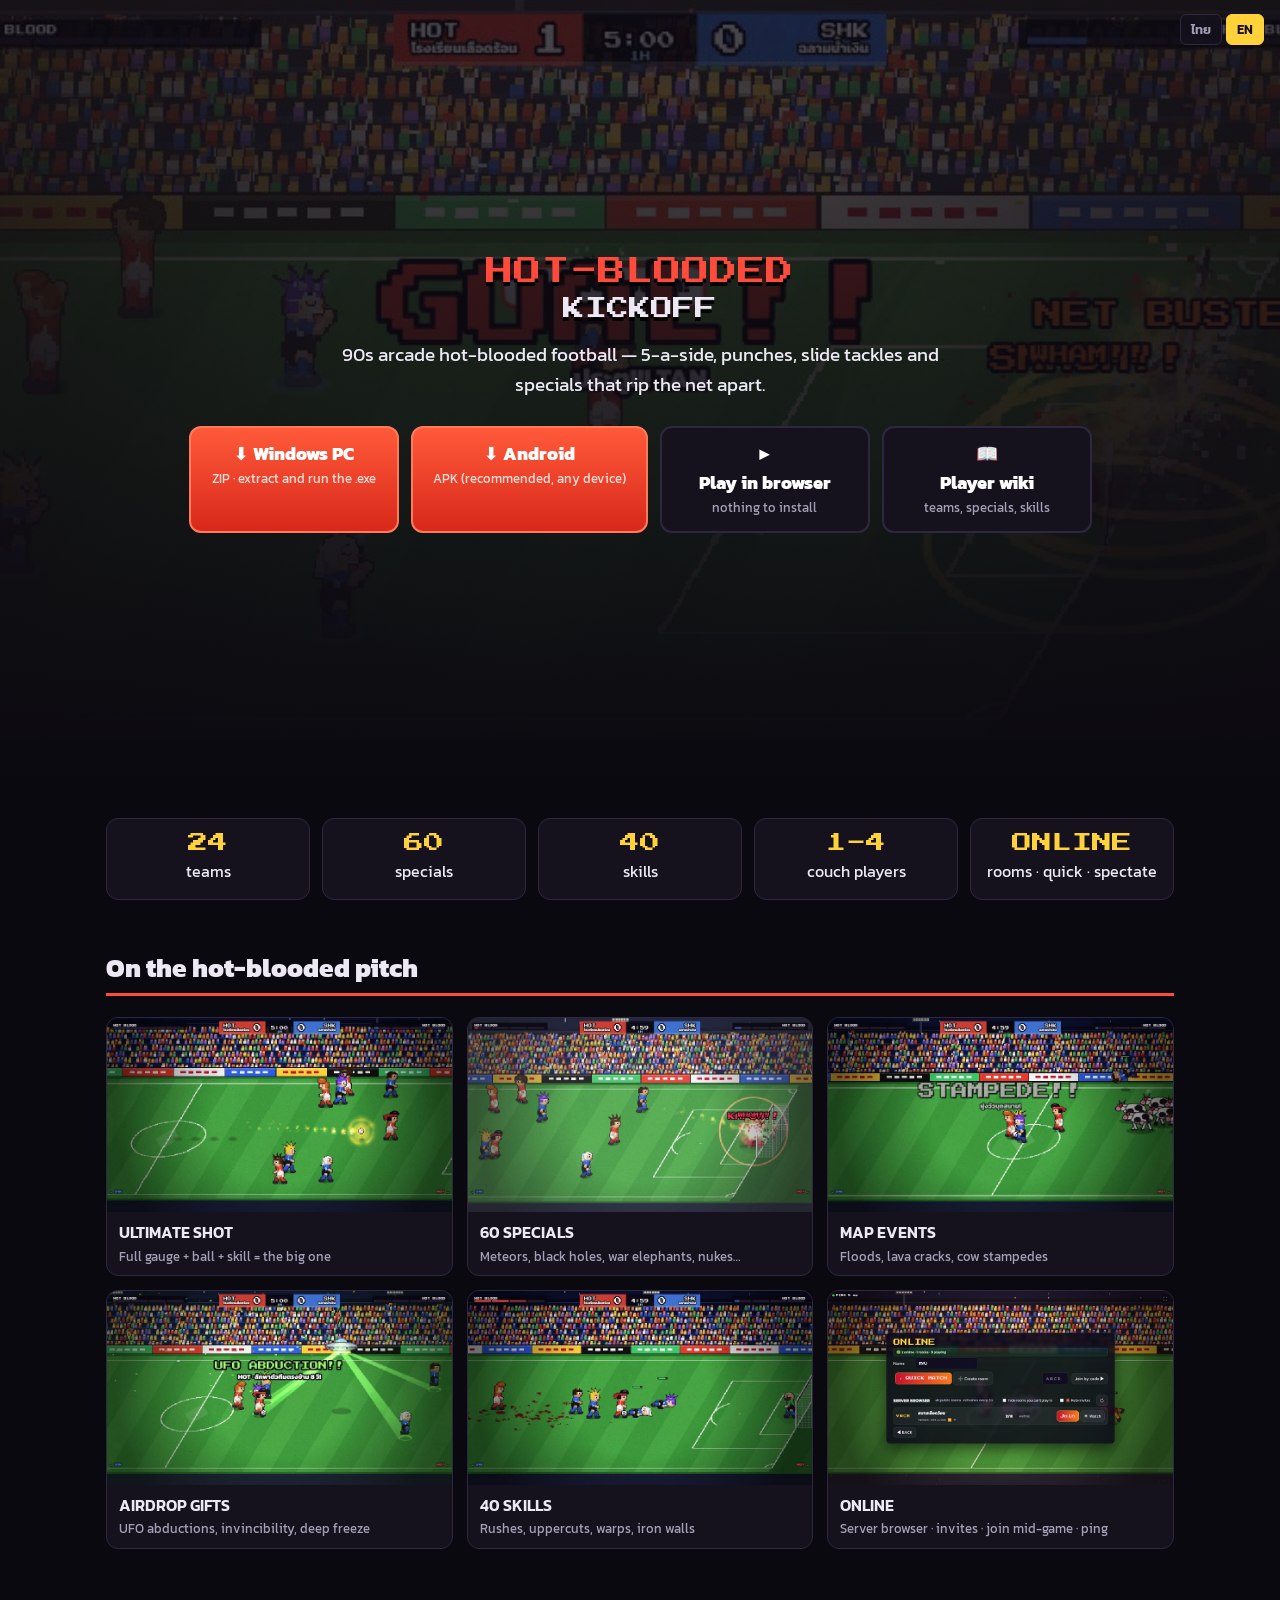
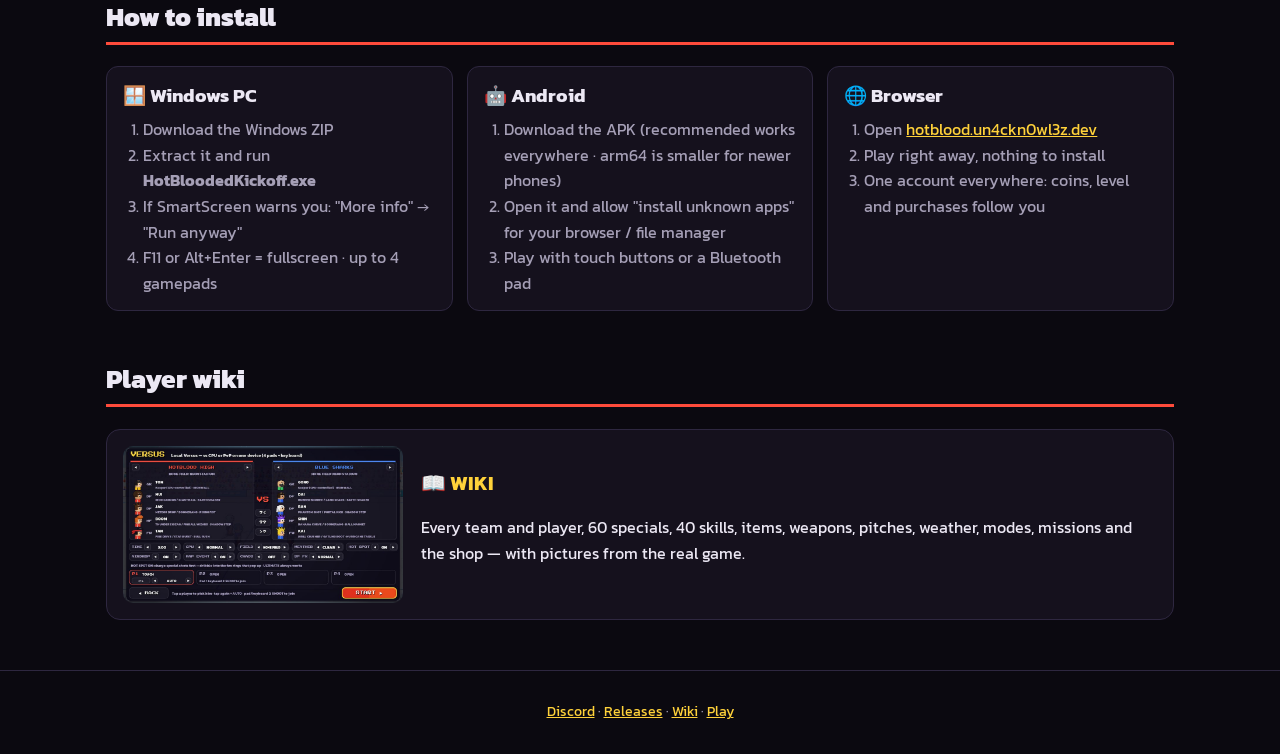
<file: index.html>
<!doctype html>
<html lang="th">
<head>
<meta charset="utf-8">
<meta name="viewport" content="width=device-width,initial-scale=1">
<title>HOT-BLOODED KICKOFF — Download</title>
<meta name="description" content="ฟุตบอลเลือดร้อนสไตล์ตู้เกม 90s · ดาวน์โหลด Windows / Android หรือเล่นบนเว็บ · Hot-blooded arcade football: download for Windows / Android or play in the browser">
<meta property="og:title" content="HOT-BLOODED KICKOFF">
<meta property="og:description" content="5-a-side arcade football with punches, slide tackles and net-breaking specials. 24 teams · 60 specials · online.">
<meta property="og:image" content="wiki/img/sp-fire.jpg">
<link rel="preconnect" href="https://fonts.googleapis.com">
<link href="https://fonts.googleapis.com/css2?family=Press+Start+2P&family=Kanit:wght@400;600;800&display=swap" rel="stylesheet">
<style>
  :root { --bg: #0b0910; --panel: #15111d; --line: #2e2740; --text: #ece8f4; --dim: #a59fb6; --gold: #ffd23a; --red: #ff4b3b; }
  * { box-sizing: border-box; }
  body { margin: 0; background: var(--bg); color: var(--text); font: 16px/1.6 Kanit, system-ui, sans-serif; }
  a { color: var(--gold); }
  html:not(.en) .en, html.en .th { display: none; }
  .lang { position: absolute; top: 14px; right: 16px; display: flex; gap: 4px; z-index: 2; }
  .lang button { font: 600 13px Kanit, sans-serif; color: var(--dim); background: rgba(21, 17, 29, .8); border: 1px solid var(--line); border-radius: 6px; padding: 5px 10px; cursor: pointer; }
  .lang button.on { color: #170f1d; background: var(--gold); border-color: var(--gold); }
  .hero { position: relative; min-height: 88vh; display: flex; align-items: center; justify-content: center; text-align: center; padding: 70px 16px 40px;
    background: linear-gradient(180deg, rgba(11, 9, 16, .74), rgba(11, 9, 16, .94) 75%, var(--bg)), url(wiki/img/sp-fire.jpg) center / cover; }
  .logo { font: 22px/1.5 'Press Start 2P', monospace; margin: 0; text-shadow: 0 4px 0 #000; }
  .logo span { color: var(--red); display: block; font-size: 1.25em; }
  .tag { font-size: 19px; max-width: 640px; margin: 14px auto 26px; }
  .btns { display: flex; flex-wrap: wrap; gap: 12px; justify-content: center; }
  .btn { display: inline-flex; flex-direction: column; align-items: center; min-width: 210px; padding: 12px 20px; border-radius: 12px; text-decoration: none; color: #fff; font-weight: 800; font-size: 18px;
    background: var(--panel); border: 2px solid var(--line); transition: transform .1s; }
  .btn:hover { transform: translateY(-2px); border-color: var(--gold); }
  .btn small { font-weight: 400; font-size: 13px; color: var(--dim); }
  .btn.main { background: linear-gradient(180deg, #ff5a3a, #d8281a); border-color: #ff7a5a; }
  .btn.main small { color: #ffe0d8; }
  .rel { color: var(--dim); font-size: 14px; margin-top: 16px; min-height: 22px; }
  main { max-width: 1100px; margin: 0 auto; padding: 0 16px 50px; }
  h2 { font: 800 26px Kanit, sans-serif; border-bottom: 3px solid var(--red); padding-bottom: 6px; margin-top: 48px; }
  .stats { display: grid; grid-template-columns: repeat(auto-fit, minmax(150px, 1fr)); gap: 12px; margin-top: 26px; }
  .stat { background: var(--panel); border: 1px solid var(--line); border-radius: 12px; padding: 14px; text-align: center; }
  .stat b { display: block; font: 20px 'Press Start 2P', monospace; color: var(--gold); margin-bottom: 6px; }
  .shots { display: grid; grid-template-columns: repeat(auto-fill, minmax(300px, 1fr)); gap: 14px; }
  .shots figure { margin: 0; background: var(--panel); border: 1px solid var(--line); border-radius: 12px; overflow: hidden; }
  .shots img { width: 100%; display: block; aspect-ratio: 16 / 9; object-fit: cover; }
  .shots figcaption { padding: 8px 12px; font-weight: 600; }
  .shots figcaption small { display: block; color: var(--dim); font-weight: 400; }
  .steps { display: grid; grid-template-columns: repeat(auto-fit, minmax(280px, 1fr)); gap: 14px; }
  .steps div { background: var(--panel); border: 1px solid var(--line); border-radius: 12px; padding: 14px 16px; }
  .steps h3 { margin: 0 0 6px; }
  .steps ol { margin: 0; padding-left: 20px; color: var(--dim); }
  .wiki { display: flex; gap: 18px; align-items: center; background: var(--panel); border: 1px solid var(--line); border-radius: 14px; padding: 16px; margin-top: 18px; }
  .wiki img { width: 280px; border-radius: 10px; }
  footer { text-align: center; color: var(--dim); font-size: 14px; padding: 30px 16px; border-top: 1px solid var(--line); }
  @media (max-width: 640px) { .logo { font-size: 15px; } .btn { min-width: 0; width: 100%; } .wiki { flex-direction: column; } .wiki img { width: 100%; } }
</style>
</head>
<body>
<div class="lang"><button data-lang="th">ไทย</button><button data-lang="en">EN</button></div>
<header class="hero"><div>
  <h1 class="logo"><span>HOT-BLOODED</span>KICKOFF</h1>
  <p class="tag"><span class="th">ฟุตบอลเลือดร้อนสไตล์ตู้เกมยุค 90 — 5 ต่อ 5 ต่อยได้ สไลด์ได้ ยิงท่าไม้ตายจนตาข่ายขาด</span><span class="en">90s arcade hot-blooded football — 5-a-side, punches, slide tackles and specials that rip the net apart.</span></p>
  <div class="btns">
    <a class="btn main" id="dl-win" href="https://github.com/un4ckn0wl3z/hotblood-clients/releases/latest">⬇ Windows PC<small class="th">ไฟล์ ZIP · แตกไฟล์แล้วเปิด .exe</small><small class="en">ZIP · extract and run the .exe</small></a>
    <a class="btn main" id="dl-apk" href="https://github.com/un4ckn0wl3z/hotblood-clients/releases/latest">⬇ Android<small class="th">APK (แนะนำ ใช้ได้ทุกเครื่อง)</small><small class="en">APK (recommended, any device)</small></a>
    <a class="btn" href="https://hotblood.un4ckn0wl3z.dev/">▶ <span class="th">เล่นบนเว็บ</span><span class="en">Play in browser</span><small class="th">ไม่ต้องติดตั้ง</small><small class="en">nothing to install</small></a>
    <a class="btn" href="wiki/">📖 <span class="th">คู่มือผู้เล่น</span><span class="en">Player wiki</span><small class="th">ทีม ท่าไม้ตาย สกิล</small><small class="en">teams, specials, skills</small></a>
  </div>
  <div class="rel" id="rel"></div>
</div></header>
<main>
  <div class="stats">
    <div class="stat"><b>24</b><span class="th">ทีม</span><span class="en">teams</span></div>
    <div class="stat"><b>60</b><span class="th">ท่าไม้ตาย</span><span class="en">specials</span></div>
    <div class="stat"><b>40</b><span class="th">สกิล</span><span class="en">skills</span></div>
    <div class="stat"><b>1-4</b><span class="th">คนเครื่องเดียว</span><span class="en">couch players</span></div>
    <div class="stat"><b>ONLINE</b><span class="th">ห้อง · ควิกแมตช์ · ดู</span><span class="en">rooms · quick · spectate</span></div>
  </div>

  <h2><span class="th">ในสนามเลือดร้อน</span><span class="en">On the hot-blooded pitch</span></h2>
  <div class="shots">
    <figure><img src="wiki/img/ult.jpg" alt="ULTIMATE" loading="lazy"><figcaption>ULTIMATE SHOT<small class="th">เกจเต็ม ถือบอล กดสกิล = ท่าสุดยอด</small><small class="en">Full gauge + ball + skill = the big one</small></figcaption></figure>
    <figure><img src="wiki/img/sp-meteor.jpg" alt="METEOR DROP" loading="lazy"><figcaption>60 SPECIALS<small class="th">อุกกาบาต หลุมดำ ช้างศึก นิวเคลียร์...</small><small class="en">Meteors, black holes, war elephants, nukes…</small></figcaption></figure>
    <figure><img src="wiki/img/map-cows.jpg" alt="STAMPEDE" loading="lazy"><figcaption>MAP EVENTS<small class="th">น้ำท่วม ลาวา ฝูงวัวบุกสนาม</small><small class="en">Floods, lava cracks, cow stampedes</small></figcaption></figure>
    <figure><img src="wiki/img/gift-ufo.jpg" alt="UFO" loading="lazy"><figcaption>AIRDROP GIFTS<small class="th">UFO ลักพาตัวทั้งทีม ดาวอมตะ แช่แข็ง</small><small class="en">UFO abductions, invincibility, deep freeze</small></figcaption></figure>
    <figure><img src="wiki/img/sk-rush.jpg" alt="BULL RUSH" loading="lazy"><figcaption>40 SKILLS<small class="th">พุ่งชน เสยฟ้า วาร์ป กำแพงเหล็ก</small><small class="en">Rushes, uppercuts, warps, iron walls</small></figcaption></figure>
    <figure><img src="wiki/img/ui-online.jpg" alt="ONLINE" loading="lazy"><figcaption>ONLINE<small class="th">Server browser · ชวนเพื่อน · เข้ากลางเกม · โชว์ปิง</small><small class="en">Server browser · invites · join mid-game · ping</small></figcaption></figure>
  </div>

  <h2><span class="th">วิธีติดตั้ง</span><span class="en">How to install</span></h2>
  <div class="steps">
    <div><h3>🪟 Windows PC</h3><ol class="th"><li>ดาวน์โหลดไฟล์ ZIP ของ Windows</li><li>แตกไฟล์ แล้วเปิด <b>HotBloodedKickoff.exe</b></li><li>ถ้า Windows ขึ้นเตือน SmartScreen กด "More info" → "Run anyway"</li><li>F11 หรือ Alt+Enter = เต็มจอ · รองรับจอยสูงสุด 4 ตัว</li></ol>
      <ol class="en"><li>Download the Windows ZIP</li><li>Extract it and run <b>HotBloodedKickoff.exe</b></li><li>If SmartScreen warns you: "More info" → "Run anyway"</li><li>F11 or Alt+Enter = fullscreen · up to 4 gamepads</li></ol></div>
    <div><h3>🤖 Android</h3><ol class="th"><li>ดาวน์โหลด APK (ตัวแนะนำใช้ได้ทุกเครื่อง · arm64 เล็กกว่าสำหรับเครื่องใหม่)</li><li>เปิดไฟล์ แล้วอนุญาต "ติดตั้งแอปที่ไม่รู้จัก" ให้เบราว์เซอร์ / ตัวจัดการไฟล์</li><li>เล่นด้วยปุ่มสัมผัส หรือต่อจอย Bluetooth</li></ol>
      <ol class="en"><li>Download the APK (recommended works everywhere · arm64 is smaller for newer phones)</li><li>Open it and allow "install unknown apps" for your browser / file manager</li><li>Play with touch buttons or a Bluetooth pad</li></ol></div>
    <div><h3>🌐 <span class="th">เว็บ</span><span class="en">Browser</span></h3><ol class="th"><li>เปิด <a href="https://hotblood.un4ckn0wl3z.dev/">hotblood.un4ckn0wl3z.dev</a></li><li>เล่นได้เลย ไม่ต้องติดตั้ง</li><li>บัญชีเดียวใช้ได้ทุกเครื่อง เหรียญ เลเวล ของที่ซื้อตามไปด้วย</li></ol>
      <ol class="en"><li>Open <a href="https://hotblood.un4ckn0wl3z.dev/">hotblood.un4ckn0wl3z.dev</a></li><li>Play right away, nothing to install</li><li>One account everywhere: coins, level and purchases follow you</li></ol></div>
  </div>

  <h2><span class="th">คู่มือผู้เล่น</span><span class="en">Player wiki</span></h2>
  <a class="wiki" href="wiki/" style="text-decoration:none;color:inherit"><img src="wiki/img/ui-setup.jpg" alt="wiki" loading="lazy"><div>
    <b style="font-size:20px;color:var(--gold)">📖 WIKI</b>
    <p class="th">ทุกทีม ทุกนักเตะ ท่าไม้ตาย 60 ท่า สกิล 40 แบบ ไอเทม อาวุธ สนาม อากาศ โหมดเกม ภารกิจ ร้านค้า — พร้อมภาพจากในเกมจริง</p>
    <p class="en">Every team and player, 60 specials, 40 skills, items, weapons, pitches, weather, modes, missions and the shop — with pictures from the real game.</p></div></a>
</main>
<footer><a href="https://discord.gg/yS6Etv8U3A">Discord</a> · <a href="https://github.com/un4ckn0wl3z/hotblood-clients/releases">Releases</a> · <a href="wiki/">Wiki</a> · <a href="https://hotblood.un4ckn0wl3z.dev/">Play</a></footer>
<script>
(function () {
  'use strict';
  const $ = s => document.querySelector(s);
  let lang = new URLSearchParams(location.search).get('lang');
  if (!lang) try { lang = localStorage.getItem('hb-lang'); } catch (e) { /* storage blocked */ }
  if (!lang) lang = /^th/i.test(navigator.language || '') ? 'th' : 'en';
  const setLang = l => {
    lang = l === 'en' ? 'en' : 'th';
    document.documentElement.classList.toggle('en', lang === 'en');
    document.documentElement.lang = lang;
    document.querySelectorAll('.lang button').forEach(b => b.classList.toggle('on', b.dataset.lang === lang));
    try { localStorage.setItem('hb-lang', lang); } catch (e) { /* ignore */ }
    showRel();
  };
  // the latest release's files go straight onto the buttons (the releases page stays the fallback)
  let rel = null;
  function showRel() {
    if (!rel) return;
    const mb = n => (n / 1048576).toFixed(0) + ' MB';
    const a = rel.assets || [];
    const win = a.find(x => /\.zip$/i.test(x.name) || /\.exe$/i.test(x.name));
    const apk = a.find(x => /\.apk$/i.test(x.name) && !/arm64/i.test(x.name)) || a.find(x => /\.apk$/i.test(x.name));
    const arm = a.find(x => /\.apk$/i.test(x.name) && /arm64/i.test(x.name) && x !== apk);
    if (win) $('#dl-win').href = win.browser_download_url;
    if (apk) $('#dl-apk').href = apk.browser_download_url;
    const d = new Date(rel.published_at).toLocaleDateString(lang === 'en' ? 'en-GB' : 'th-TH', { dateStyle: 'medium' });
    $('#rel').innerHTML = `${lang === 'en' ? 'Latest' : 'เวอร์ชันล่าสุด'} <b>${rel.name || rel.tag_name}</b> · ${d}`
      + (win ? ` · Windows ${mb(win.size)}` : '') + (apk ? ` · APK ${mb(apk.size)}` : '')
      + (arm ? ` · <a href="${arm.browser_download_url}">arm64 APK ${mb(arm.size)}</a>` : '');
  }
  fetch('https://api.github.com/repos/un4ckn0wl3z/hotblood-clients/releases/latest').then(r => r.ok ? r.json() : null).then(r => { rel = r; showRel(); }).catch(() => {});
  document.querySelectorAll('.lang button').forEach(b => b.onclick = () => setLang(b.dataset.lang));
  setLang(lang);
})();
</script>
</body>
</html>
</file>
